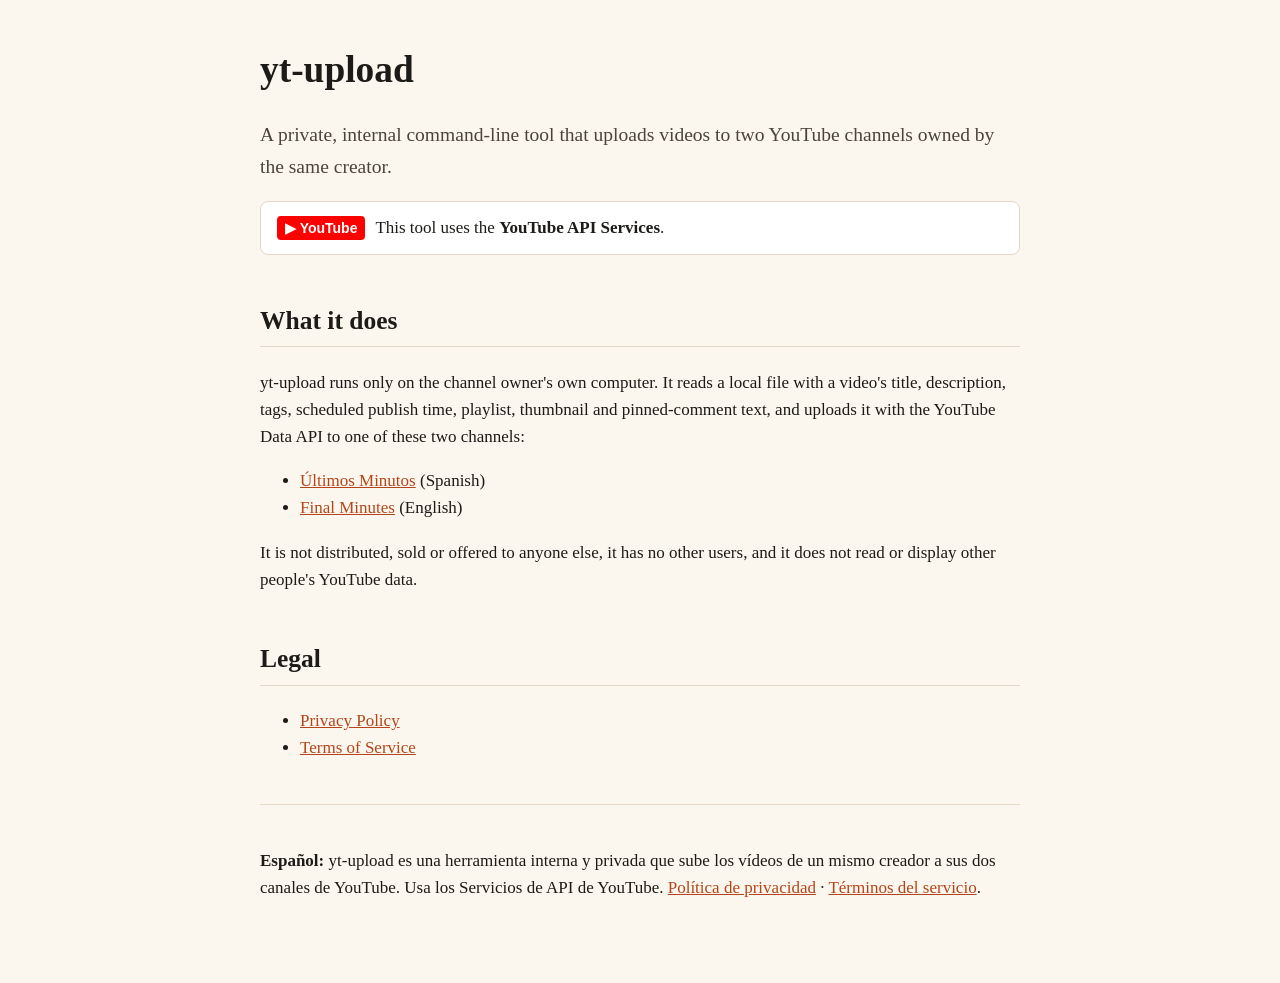
<file: index.html>
<!doctype html>
<html lang="en">
<head>
<meta charset="utf-8">
<meta name="viewport" content="width=device-width, initial-scale=1">
<title>yt-upload</title>
<link rel="stylesheet" href="style.css">
</head>
<body>
<main>
  <h1>yt-upload</h1>
  <p class="lead">A private, internal command-line tool that uploads videos to two YouTube channels owned by the same creator.</p>
  <p class="yt"><span class="badge">▶ YouTube</span> This tool uses the <strong>YouTube API Services</strong>.</p>

  <h2>What it does</h2>
  <p>yt-upload runs only on the channel owner's own computer. It reads a local file with a video's title, description, tags, scheduled publish time, playlist, thumbnail and pinned-comment text, and uploads it with the YouTube Data API to one of these two channels:</p>
  <ul>
    <li><a href="https://www.youtube.com/@UltimosMinutosHistoria">Últimos Minutos</a> (Spanish)</li>
    <li><a href="https://www.youtube.com/@FinalMinutesHistory">Final Minutes</a> (English)</li>
  </ul>
  <p>It is not distributed, sold or offered to anyone else, it has no other users, and it does not read or display other people's YouTube data.</p>

  <h2>Legal</h2>
  <ul>
    <li><a href="privacy.html">Privacy Policy</a></li>
    <li><a href="terms.html">Terms of Service</a></li>
  </ul>

  <hr>
  <p lang="es"><strong>Español:</strong> yt-upload es una herramienta interna y privada que sube los vídeos de un mismo creador a sus dos canales de YouTube. Usa los Servicios de API de YouTube. <a href="privacy.html#es">Política de privacidad</a> · <a href="terms.html#es">Términos del servicio</a>.</p>
</main>
</body>
</html>
</file>
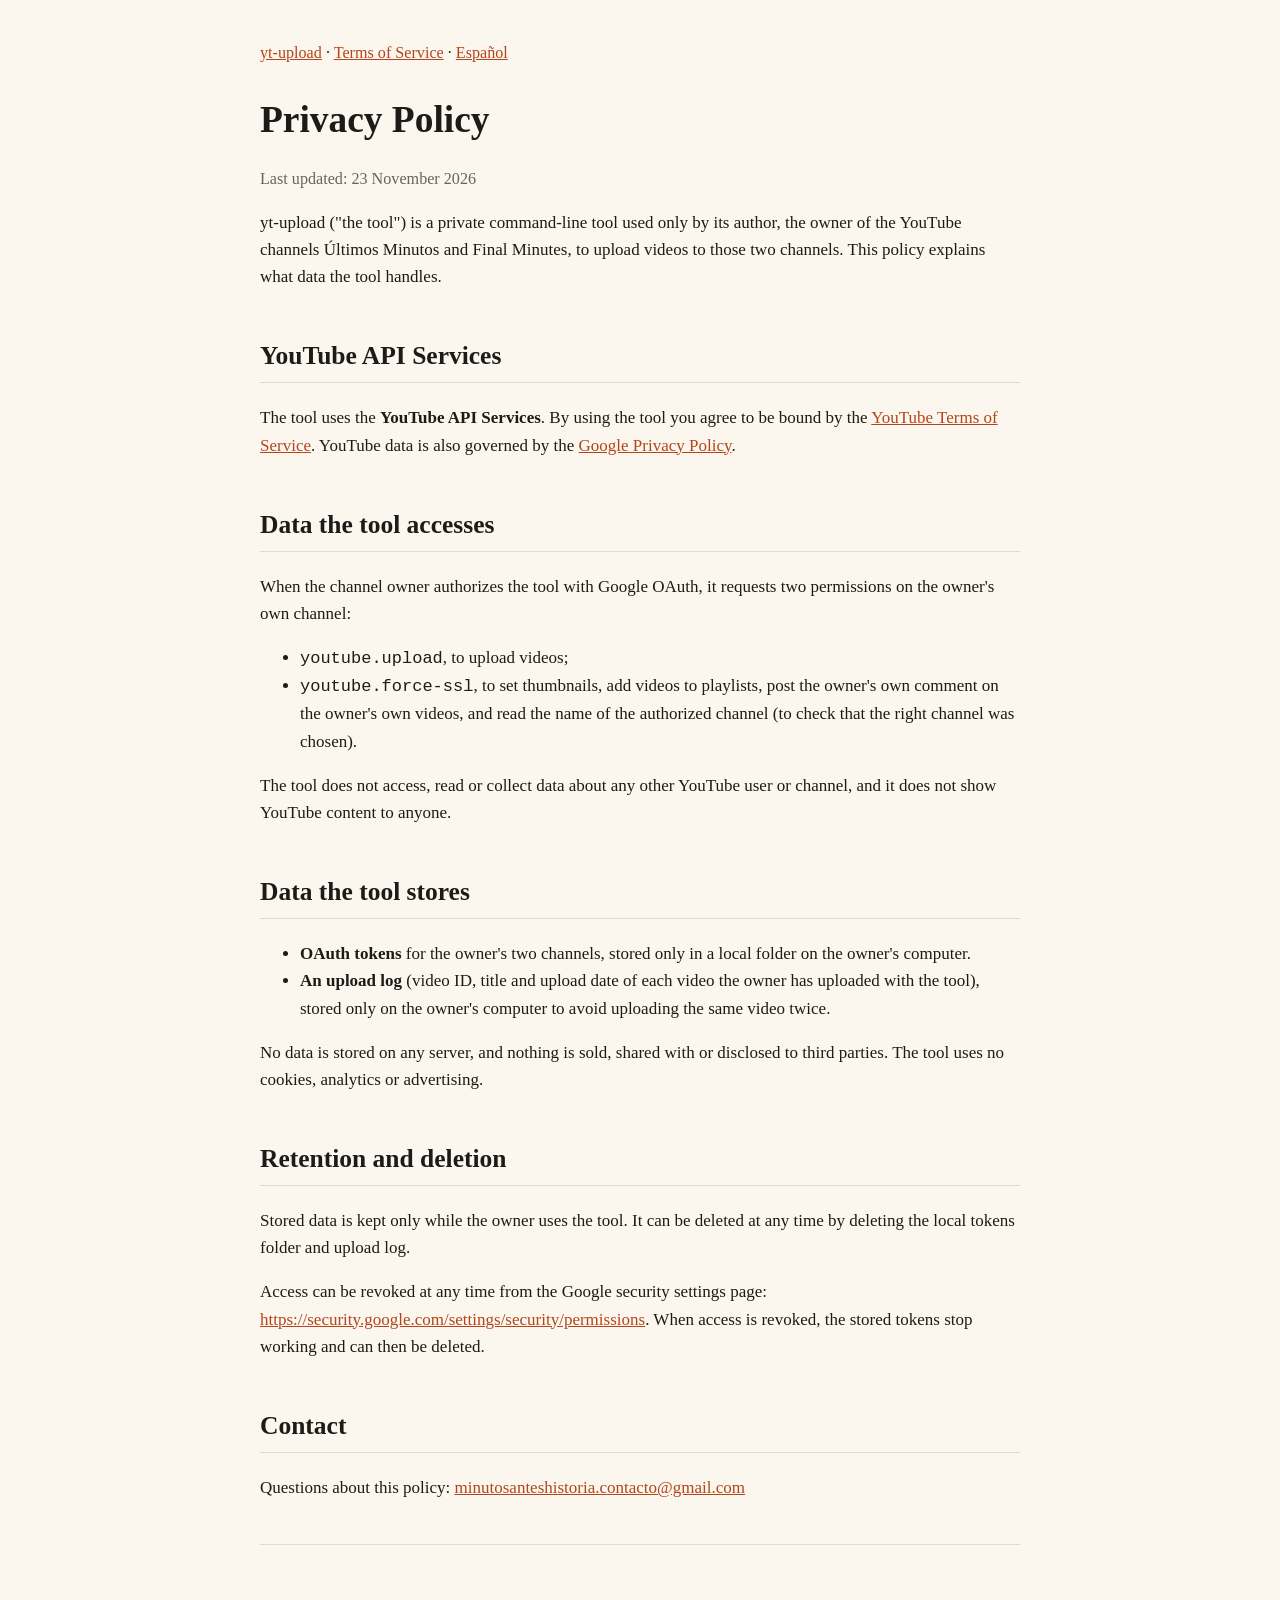
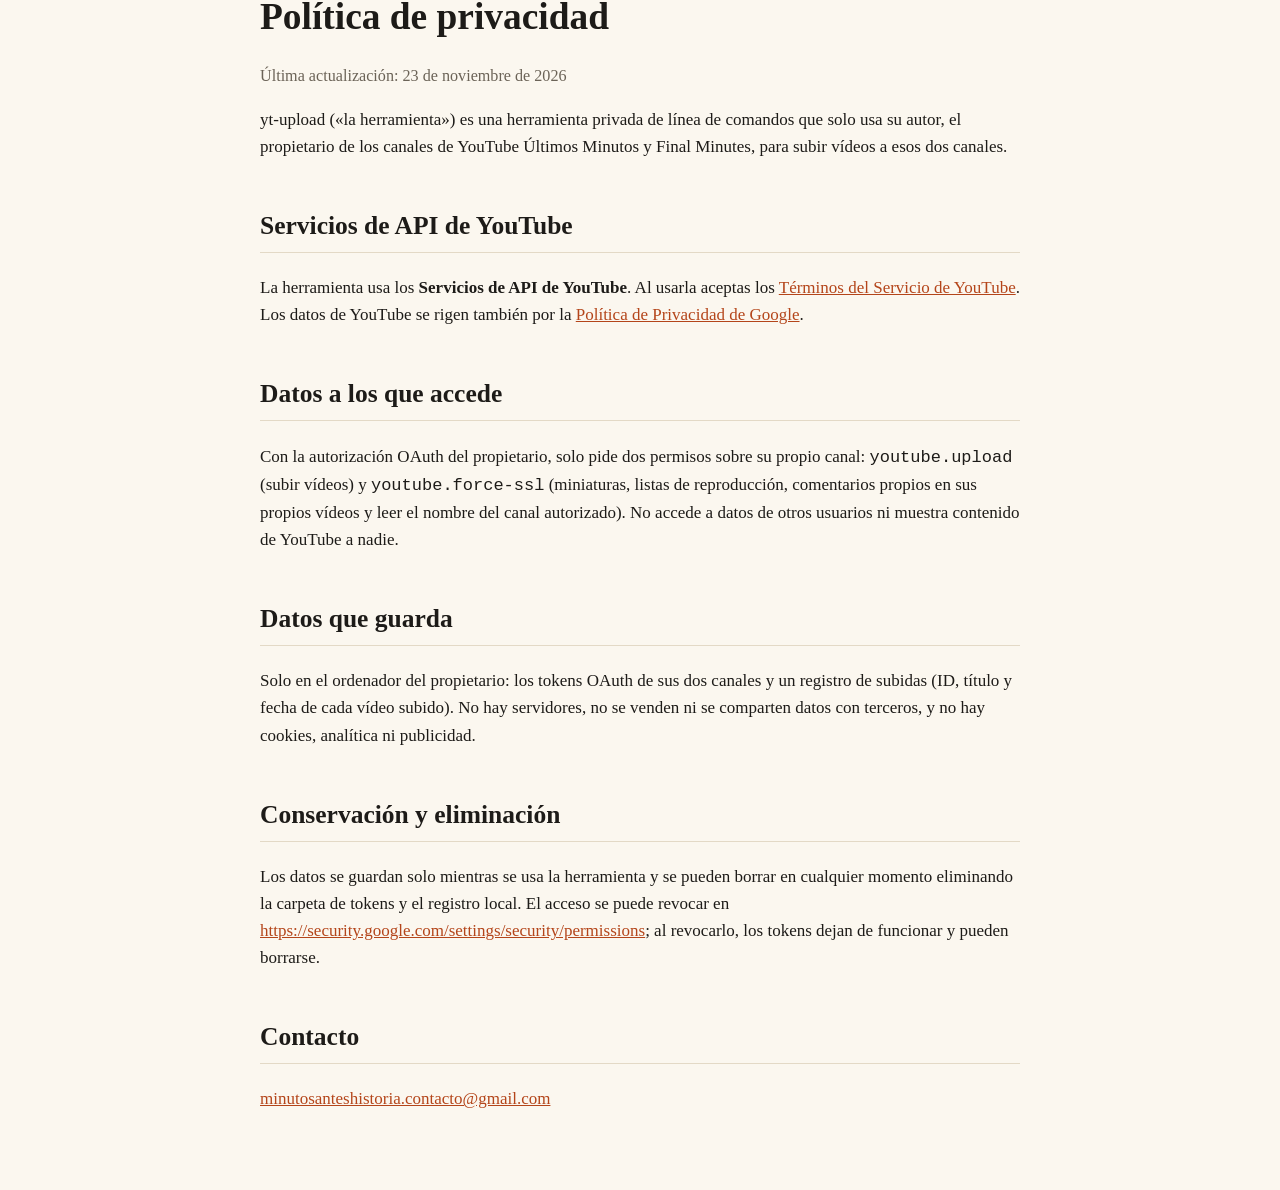
<file: privacy.html>
<!doctype html>
<html lang="en">
<head>
<meta charset="utf-8">
<meta name="viewport" content="width=device-width, initial-scale=1">
<title>yt-upload · Privacy Policy</title>
<link rel="stylesheet" href="style.css">
</head>
<body>
<main>
  <nav><a href="index.html">yt-upload</a> · <a href="terms.html">Terms of Service</a> · <a href="#es">Español</a></nav>
  <h1>Privacy Policy</h1>
  <p class="updated">Last updated: 23 November 2026</p>

  <p>yt-upload ("the tool") is a private command-line tool used only by its author, the owner of the YouTube channels Últimos Minutos and Final Minutes, to upload videos to those two channels. This policy explains what data the tool handles.</p>

  <h2>YouTube API Services</h2>
  <p>The tool uses the <strong>YouTube API Services</strong>. By using the tool you agree to be bound by the <a href="https://www.youtube.com/t/terms">YouTube Terms of Service</a>. YouTube data is also governed by the <a href="https://policies.google.com/privacy">Google Privacy Policy</a>.</p>

  <h2>Data the tool accesses</h2>
  <p>When the channel owner authorizes the tool with Google OAuth, it requests two permissions on the owner's own channel:</p>
  <ul>
    <li><code>youtube.upload</code>, to upload videos;</li>
    <li><code>youtube.force-ssl</code>, to set thumbnails, add videos to playlists, post the owner's own comment on the owner's own videos, and read the name of the authorized channel (to check that the right channel was chosen).</li>
  </ul>
  <p>The tool does not access, read or collect data about any other YouTube user or channel, and it does not show YouTube content to anyone.</p>

  <h2>Data the tool stores</h2>
  <ul>
    <li><strong>OAuth tokens</strong> for the owner's two channels, stored only in a local folder on the owner's computer.</li>
    <li><strong>An upload log</strong> (video ID, title and upload date of each video the owner has uploaded with the tool), stored only on the owner's computer to avoid uploading the same video twice.</li>
  </ul>
  <p>No data is stored on any server, and nothing is sold, shared with or disclosed to third parties. The tool uses no cookies, analytics or advertising.</p>

  <h2>Retention and deletion</h2>
  <p>Stored data is kept only while the owner uses the tool. It can be deleted at any time by deleting the local tokens folder and upload log.</p>
  <p>Access can be revoked at any time from the Google security settings page: <a href="https://security.google.com/settings/security/permissions">https://security.google.com/settings/security/permissions</a>. When access is revoked, the stored tokens stop working and can then be deleted.</p>

  <h2>Contact</h2>
  <p>Questions about this policy: <a href="mailto:minutosanteshistoria.contacto@gmail.com">minutosanteshistoria.contacto@gmail.com</a></p>

  <hr>
  <h1 id="es" lang="es">Política de privacidad</h1>
  <div lang="es">
  <p class="updated">Última actualización: 23 de noviembre de 2026</p>
  <p>yt-upload («la herramienta») es una herramienta privada de línea de comandos que solo usa su autor, el propietario de los canales de YouTube Últimos Minutos y Final Minutes, para subir vídeos a esos dos canales.</p>
  <h2>Servicios de API de YouTube</h2>
  <p>La herramienta usa los <strong>Servicios de API de YouTube</strong>. Al usarla aceptas los <a href="https://www.youtube.com/t/terms">Términos del Servicio de YouTube</a>. Los datos de YouTube se rigen también por la <a href="https://policies.google.com/privacy">Política de Privacidad de Google</a>.</p>
  <h2>Datos a los que accede</h2>
  <p>Con la autorización OAuth del propietario, solo pide dos permisos sobre su propio canal: <code>youtube.upload</code> (subir vídeos) y <code>youtube.force-ssl</code> (miniaturas, listas de reproducción, comentarios propios en sus propios vídeos y leer el nombre del canal autorizado). No accede a datos de otros usuarios ni muestra contenido de YouTube a nadie.</p>
  <h2>Datos que guarda</h2>
  <p>Solo en el ordenador del propietario: los tokens OAuth de sus dos canales y un registro de subidas (ID, título y fecha de cada vídeo subido). No hay servidores, no se venden ni se comparten datos con terceros, y no hay cookies, analítica ni publicidad.</p>
  <h2>Conservación y eliminación</h2>
  <p>Los datos se guardan solo mientras se usa la herramienta y se pueden borrar en cualquier momento eliminando la carpeta de tokens y el registro local. El acceso se puede revocar en <a href="https://security.google.com/settings/security/permissions">https://security.google.com/settings/security/permissions</a>; al revocarlo, los tokens dejan de funcionar y pueden borrarse.</p>
  <h2>Contacto</h2>
  <p><a href="mailto:minutosanteshistoria.contacto@gmail.com">minutosanteshistoria.contacto@gmail.com</a></p>
  </div>
</main>
</body>
</html>
</file>
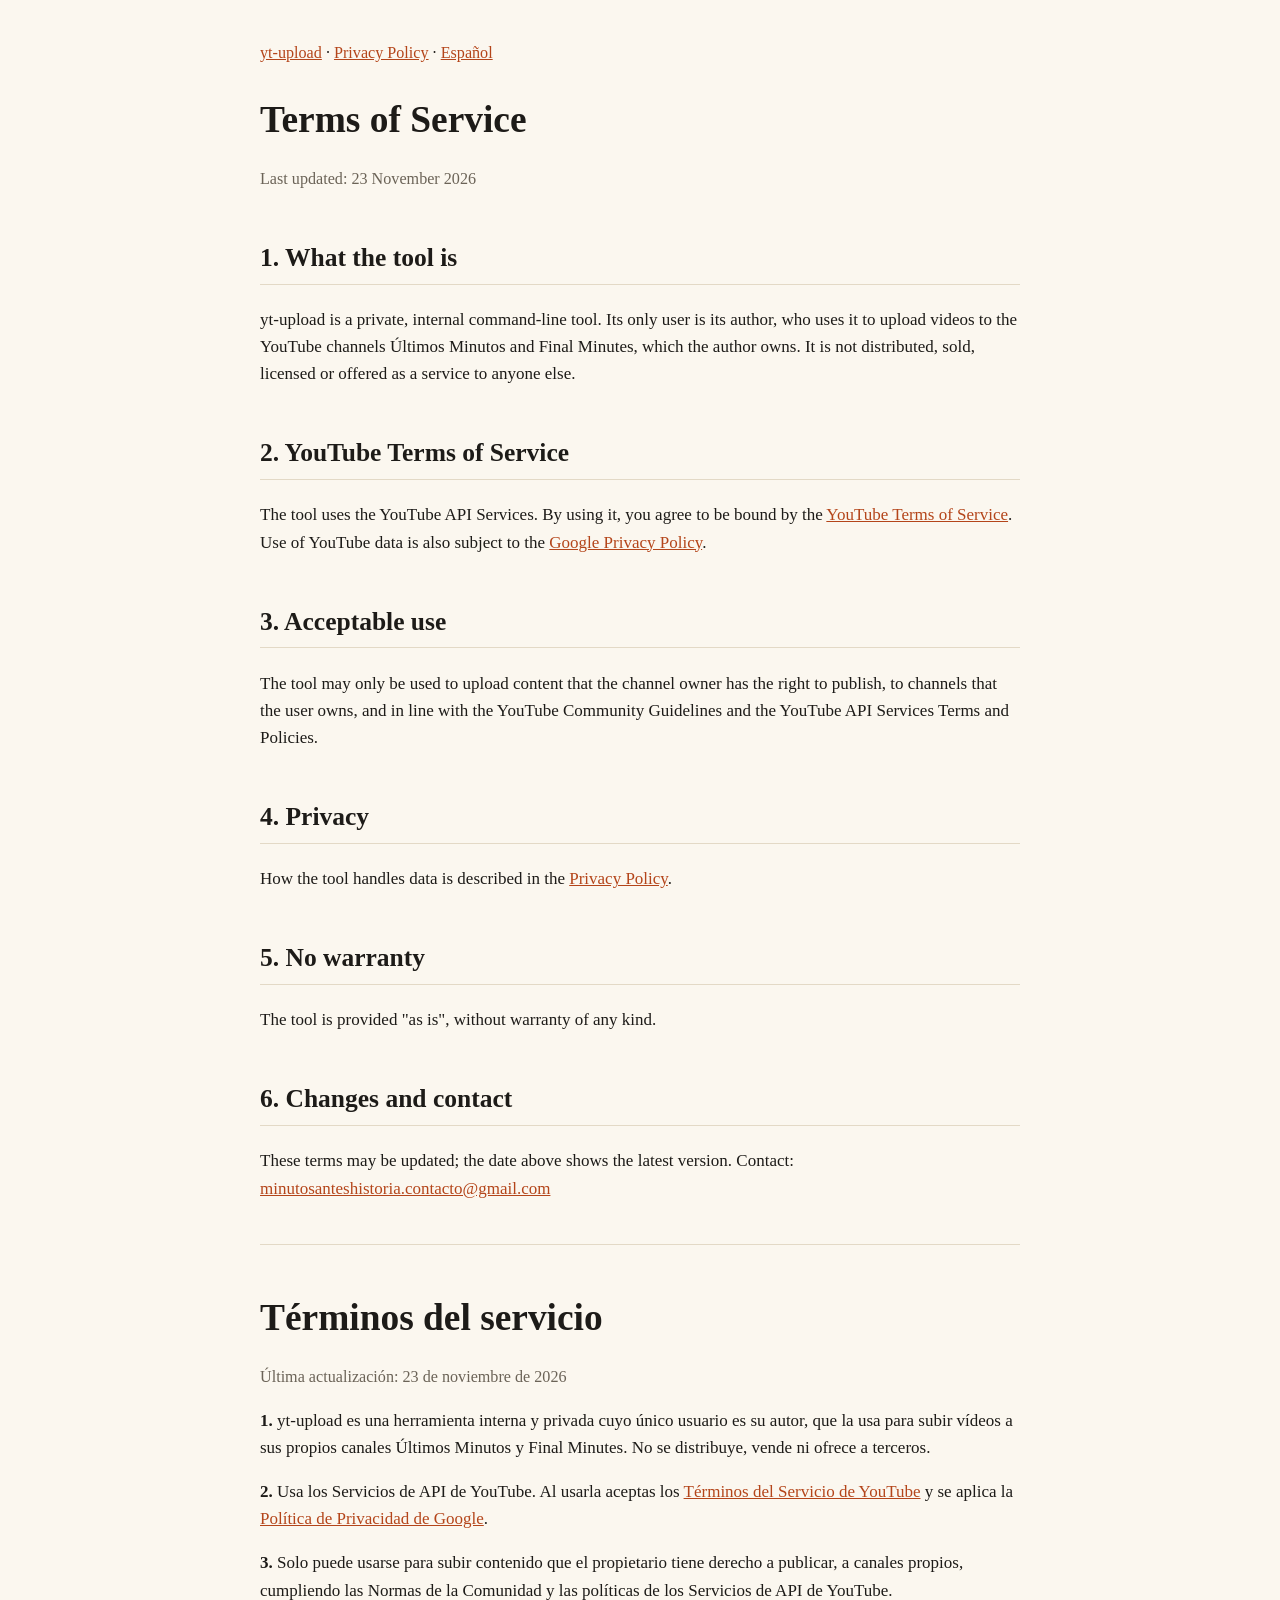
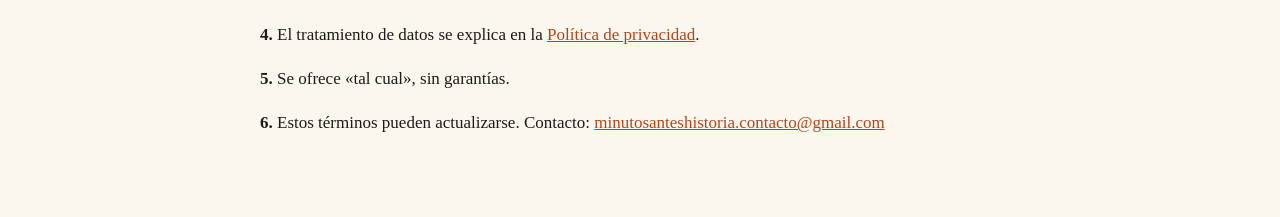
<file: terms.html>
<!doctype html>
<html lang="en">
<head>
<meta charset="utf-8">
<meta name="viewport" content="width=device-width, initial-scale=1">
<title>yt-upload · Terms of Service</title>
<link rel="stylesheet" href="style.css">
</head>
<body>
<main>
  <nav><a href="index.html">yt-upload</a> · <a href="privacy.html">Privacy Policy</a> · <a href="#es">Español</a></nav>
  <h1>Terms of Service</h1>
  <p class="updated">Last updated: 23 November 2026</p>

  <h2>1. What the tool is</h2>
  <p>yt-upload is a private, internal command-line tool. Its only user is its author, who uses it to upload videos to the YouTube channels Últimos Minutos and Final Minutes, which the author owns. It is not distributed, sold, licensed or offered as a service to anyone else.</p>

  <h2>2. YouTube Terms of Service</h2>
  <p>The tool uses the YouTube API Services. By using it, you agree to be bound by the <a href="https://www.youtube.com/t/terms">YouTube Terms of Service</a>. Use of YouTube data is also subject to the <a href="https://policies.google.com/privacy">Google Privacy Policy</a>.</p>

  <h2>3. Acceptable use</h2>
  <p>The tool may only be used to upload content that the channel owner has the right to publish, to channels that the user owns, and in line with the YouTube Community Guidelines and the YouTube API Services Terms and Policies.</p>

  <h2>4. Privacy</h2>
  <p>How the tool handles data is described in the <a href="privacy.html">Privacy Policy</a>.</p>

  <h2>5. No warranty</h2>
  <p>The tool is provided "as is", without warranty of any kind.</p>

  <h2>6. Changes and contact</h2>
  <p>These terms may be updated; the date above shows the latest version. Contact: <a href="mailto:minutosanteshistoria.contacto@gmail.com">minutosanteshistoria.contacto@gmail.com</a></p>

  <hr>
  <h1 id="es" lang="es">Términos del servicio</h1>
  <div lang="es">
  <p class="updated">Última actualización: 23 de noviembre de 2026</p>
  <p><strong>1.</strong> yt-upload es una herramienta interna y privada cuyo único usuario es su autor, que la usa para subir vídeos a sus propios canales Últimos Minutos y Final Minutes. No se distribuye, vende ni ofrece a terceros.</p>
  <p><strong>2.</strong> Usa los Servicios de API de YouTube. Al usarla aceptas los <a href="https://www.youtube.com/t/terms">Términos del Servicio de YouTube</a> y se aplica la <a href="https://policies.google.com/privacy">Política de Privacidad de Google</a>.</p>
  <p><strong>3.</strong> Solo puede usarse para subir contenido que el propietario tiene derecho a publicar, a canales propios, cumpliendo las Normas de la Comunidad y las políticas de los Servicios de API de YouTube.</p>
  <p><strong>4.</strong> El tratamiento de datos se explica en la <a href="privacy.html#es">Política de privacidad</a>.</p>
  <p><strong>5.</strong> Se ofrece «tal cual», sin garantías.</p>
  <p><strong>6.</strong> Estos términos pueden actualizarse. Contacto: <a href="mailto:minutosanteshistoria.contacto@gmail.com">minutosanteshistoria.contacto@gmail.com</a></p>
  </div>
</main>
</body>
</html>
</file>
<file: style.css>
:root { color-scheme: light; }
body { margin: 0; background: #fbf7ef; color: #1d1b18; font: 17px/1.6 Georgia, "Times New Roman", serif; }
main { max-width: 760px; margin: 0 auto; padding: 40px 16px 64px; }
h1 { font-size: 2.2em; margin: 0 0 .2em; }
h2 { margin-top: 1.8em; border-bottom: 1px solid #e3d9c6; padding-bottom: .2em; }
h3 { margin-top: 1.4em; }
a { color: #b4451a; }
.lead { font-size: 1.15em; color: #4a443b; }
.yt { background: #fff; border: 1px solid #e3d9c6; border-radius: 8px; padding: 12px 16px; }
.badge { background: #ff0000; color: #fff; font: 700 14px/1 Arial, sans-serif; padding: 4px 8px; border-radius: 4px; margin-right: 6px; }
.updated { color: #6b6357; font-size: .95em; }
hr { border: 0; border-top: 1px solid #e3d9c6; margin: 2.5em 0; }
nav { font-size: .95em; margin-bottom: 1.5em; }
</file>
